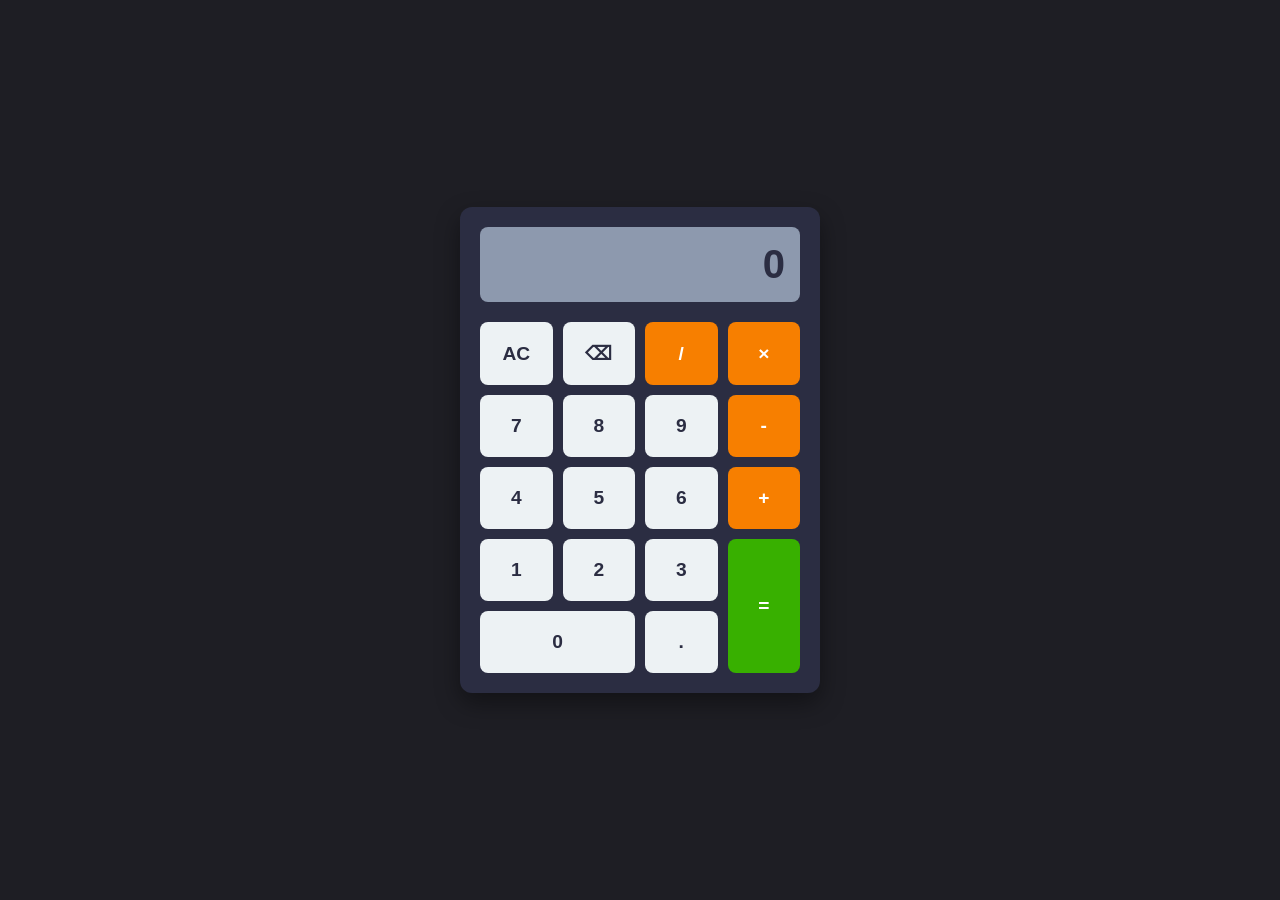
<file: foundations/calculator.js/index.html>
<!DOCTYPE html>
<html lang="es">
<head>
    <meta charset="UTF-8">
    <meta name="viewport" content="width=device-width, initial-scale=1.0">
    <title>Calculadora de Pacho</title>
    <link rel="stylesheet" href="style.css">
</head>
<body>

    <div class="calculator">
        <div id="display" class="display">0</div>
        
        <div class="buttons">
            <button id="clear" class="btn action">AC</button>
            <button id="delete" class="btn action">⌫</button>
            <button class="btn operator" data-action="divide">/</button>
            <button class="btn operator" data-action="multiply">×</button>

            <button class="btn number" data-value="7">7</button>
            <button class="btn number" data-value="8">8</button>
            <button class="btn number" data-value="9">9</button>
            <button class="btn operator" data-action="subtract">-</button>

            <button class="btn number" data-value="4">4</button>
            <button class="btn number" data-value="5">5</button>
            <button class="btn number" data-value="6">6</button>
            <button class="btn operator" data-action="add">+</button>

            <button class="btn number" data-value="1">1</button>
            <button class="btn number" data-value="2">2</button>
            <button class="btn number" data-value="3">3</button>
            <button id="equals" class="btn equals" data-action="calculate">=</button>

            <button class="btn number zero" data-value="0">0</button>
            <button class="btn decimal" data-value=".">.</button>
        </div>
    </div>

    <script src="script.js"></script>
</body>
</html>
</file>
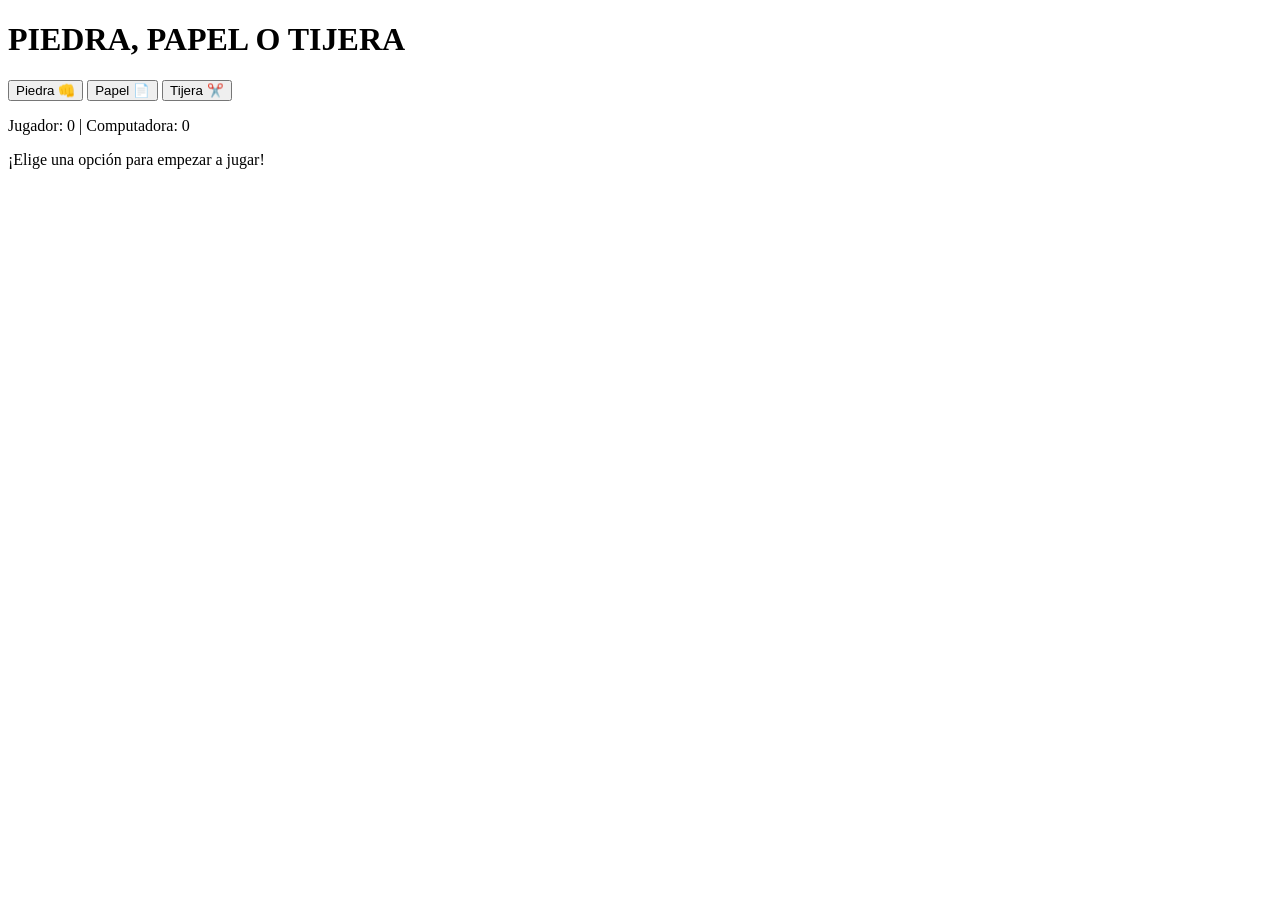
<file: foundations/loops_and_arrays/06_tempConversion/index.html>
<!DOCTYPE html>
<html lang="es">
<head>
    <meta charset="UTF-8">
    <title>Piedra, Papel o Tijera - The Odin Project</title>
    <script src="script.js" defer></script>
</head>
<body>
    <h1>PIEDRA, PAPEL O TIJERA</h1>

    <div id="container">
        <button id="rock">Piedra 👊</button>
        <button id="paper">Papel 📄</button>
        <button id="scissors">Tijera ✂️</button>
    </div>

    <div id="score-board">
        <p>Jugador: <span id="player-score">0</span> | Computadora: <span id="computer-score">0</span></p>
    </div>

    <div id="results-container">
        <p id="round-result">¡Elige una opción para empezar a jugar!</p>
    </div>
</body>
</html>
</file>
<file: foundations/calculator.js/style.css>
body {
    display: flex;
    justify-content: center;
    align-items: center;
    height: 100vh;
    background-color: #1e1e24;
    font-family: 'Segoe UI', Tahoma, Geneva, Verdana, sans-serif;
    margin: 0;
}

.calculator {
    background-color: #2b2d42;
    padding: 20px;
    border-radius: 12px;
    box-shadow: 0px 10px 25px rgba(0, 0, 0, 0.4);
    width: 320px;
}

.display {
    background-color: #8d99ae;
    color: #2b2d42;
    font-size: 2.5rem;
    text-align: right;
    padding: 15px;
    border-radius: 8px;
    margin-bottom: 20px;
    overflow-x: auto;
    font-weight: bold;
}

.buttons {
    display: grid;
    grid-template-columns: repeat(4, 1fr);
    gap: 10px;
}

.btn {
    padding: 20px;
    font-size: 1.2rem;
    border: none;
    border-radius: 8px;
    cursor: pointer;
    background-color: #edf2f4;
    color: #2b2d42;
    font-weight: bold;
    transition: background 0.2s;
}

.btn:hover {
    background-color: #d8f3dc;
}

.btn.operator {
    background-color: #f77f00;
    color: white;
}

.btn.operator:hover {
    background-color: #d65f00;
}

.btn.equals {
    background-color: #38b000;
    color: white;
    grid-row: span 2;
}

.btn.equals:hover {
    background-color: #2d8a00;
}

.btn.zero {
    grid-column: span 2;
}
</file>
